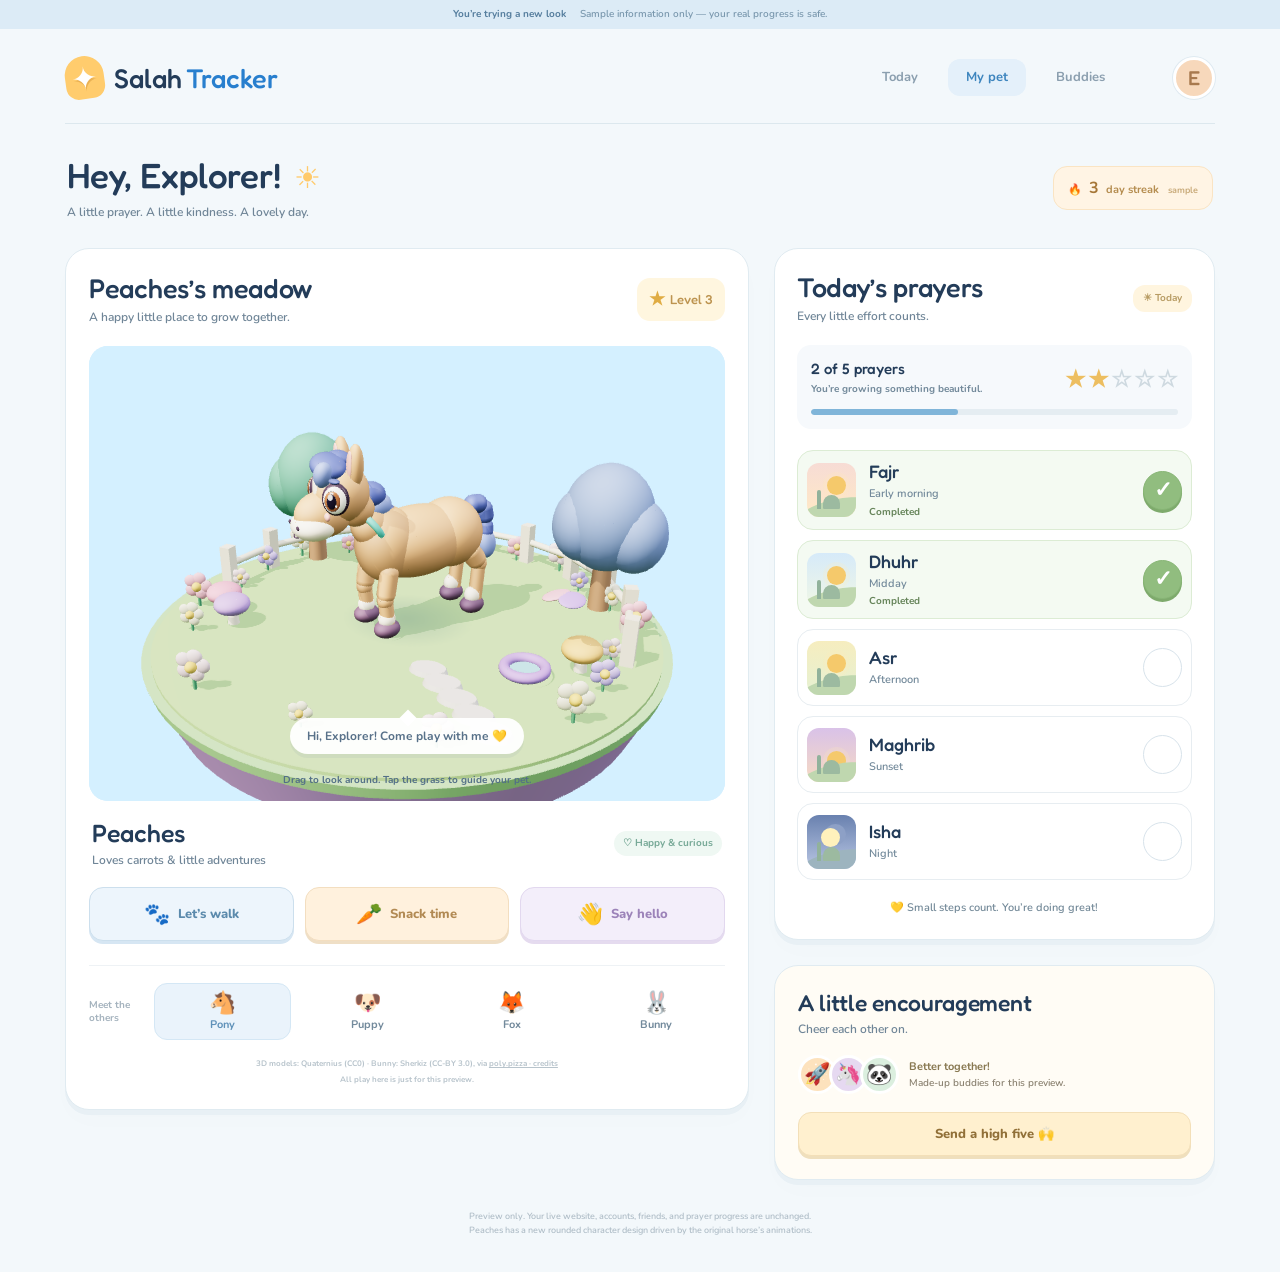
<file: design-preview/index.html>
<!doctype html>
<html lang="en"><head><meta charset="utf-8"><meta name="viewport" content="width=device-width,initial-scale=1"><meta name="theme-color" content="#7755ed"><meta name="robots" content="noindex,nofollow"><title>Salah Tracker · Peaches’ meadow preview</title><link rel="stylesheet" href="style.css"><script type="importmap">{"imports":{"three":"./vendor/three/three.module.js","three/addons/":"./vendor/three/addons/"}}</script><script src="app.js" defer></script><script type="module" src="pet-world.js"></script></head>
<body><div class="preview-note">You’re trying a new look <span>Sample information only — your real progress is safe.</span></div>
<div class="shell"><header class="topbar"><a href="#today" class="brand"><span class="brand-mark">✦</span><span>Salah<span class="brand-light">Tracker</span></span></a><nav class="top-nav" aria-label="Main navigation"><a href="#today">Today</a><a href="#garden" class="selected">My pet</a><a href="#buddies">Buddies</a></nav><span class="profile-bubble" aria-label="Sample Explorer profile">E</span></header>
<main><section class="welcome"><div><h1>Hey, Explorer! <span aria-hidden="true">☀</span></h1><p>A little prayer. A little kindness. A lovely day.</p></div><span class="streak-pill">🔥 <strong>3</strong> day streak <small>sample</small></span></section>
<div class="dashboard"><section class="card garden-panel" id="garden" aria-labelledby="garden-title"><div class="section-heading"><div><h2 id="garden-title">Peaches’ meadow</h2><p class="section-sub">A happy little place to grow together.</p></div><span class="pet-level">★ <strong>Level 3</strong></span></div>
<div class="world-wrap"><div id="pet-world"><div id="world-status" role="status">Waking up your 3D buddy…</div></div><span id="pet-speech" class="pet-speech" aria-live="polite">A new adventure is loading…</span><span class="world-hint">Drag to look around. Tap the grass to guide your pet.</span></div>
<div class="pet-name-row"><div><h3 id="pet-name">Peaches</h3><span id="pet-kind">Loves carrots & little adventures</span></div><span class="mood-pill">♡ Happy & curious</span></div>
<div class="pet-actions"><button id="walk-button"><span>🐾</span>Let’s walk</button><button id="feed-button"><span>🥕</span>Snack time</button><button id="hello-button"><span>👋</span>Say hello</button></div>
<div class="pet-choice-row"><span>Meet the others</span><div class="pet-picker" aria-label="Choose a demo pet"><button data-pet="pony" aria-pressed="true"><span>🐴</span>Pony</button><button data-pet="dog" aria-pressed="false"><span>🐶</span>Puppy</button><button data-pet="fox" aria-pressed="false"><span>🦊</span>Fox</button><button data-pet="rabbit" aria-pressed="false"><span>🐰</span>Bunny</button></div>
</div><p class="model-credit">3D models: Quaternius (CC0) · Bunny: Sherkiz (CC-BY 3.0), via <a href="models/CREDITS.txt">poly.pizza · credits</a></p><p class="sample-disclaimer">All play here is just for this preview.</p></section>
<div class="side-column"><section class="card prayers-panel" id="today" aria-labelledby="today-title"><div class="section-heading"><div><h2 id="today-title">Today’s prayers</h2><p class="section-sub">Every little effort counts.</p></div><span class="today-chip">☀ Today</span></div><div class="progress-box"><div><strong id="progress-label">2 of 5 prayers</strong><span id="progress-caption">You’re growing something beautiful.</span></div><div class="stars" id="stars" aria-label="2 of 5 prayers complete"><span>★</span><span>★</span><span class="unfilled">☆</span><span class="unfilled">☆</span><span class="unfilled">☆</span></div><div class="progress-track"><i id="progress-bar"></i></div></div><div id="prayer-list" class="prayer-list"></div><p class="gentle-note">💛 Small steps count. You’re doing great!</p></section>
<section class="card buddies-panel" id="buddies"><div class="section-heading"><div><h2>A little encouragement</h2><p class="section-sub">Cheer each other on.</p></div></div><div class="sample-friends"><span class="friend peach">🚀</span><span class="friend violet">🦄</span><span class="friend mint">🐼</span><span>Better together!<small>Made-up buddies for this preview.</small></span></div><button class="button button-soft" id="cheer-button">Send a high five 🙌</button></section></div></div></main><footer>Preview only. Your live website, accounts, friends, and prayer progress are unchanged.<br>Peaches has a new rounded character design driven by the original horse’s animations.</footer></div>
<nav class="bottom-nav" aria-label="Demo navigation"><a href="#garden" class="active" aria-current="location"><span>🐾</span>My pet</a><a href="#today"><span>⭐</span>My prayers</a><a href="#buddies"><span>💬</span>Buddies</a></nav><div id="toast" role="status" aria-live="polite"></div></body></html>
</file>
<file: design-preview/style.css>
@font-face{font-family:Fredoka;src:url('fonts/fredoka.ttf') format('truetype');font-weight:300 700;font-display:swap}@font-face{font-family:Nunito;src:url('fonts/nunito.ttf') format('truetype');font-weight:200 1000;font-display:swap}
:root{--ink:#233c59;--muted:#8194a5;--blue:#287fce;--line:#e0ebf1;--heading:Fredoka,'Trebuchet MS',sans-serif;--body:Nunito,Arial,sans-serif}*{box-sizing:border-box}html{scroll-behavior:smooth;scroll-padding-top:18px}body{margin:0;color:var(--ink);background:#f3f8fb;font:700 14px/1.5 var(--body)}button{font:inherit;cursor:pointer}a{color:inherit}button,a{-webkit-tap-highlight-color:transparent}button:focus-visible,a:focus-visible{outline:3px solid #e29c37;outline-offset:4px}h1,h2,h3,p{margin:0}h1,h2,h3{font-family:var(--heading);font-weight:500;line-height:1.2}.preview-note{display:flex;justify-content:center;align-items:center;gap:14px;background:#dcebf6;color:#567e9e;font-size:10px;padding:7px 16px}.preview-note span{font-weight:600;color:#7997ad}.shell{max-width:1220px;margin:auto;padding:0 35px}.topbar{display:flex;align-items:center;justify-content:space-between;padding:27px 0 24px;border-bottom:1px solid #dce8ee;gap:20px}.brand{display:flex;align-items:center;gap:10px;font:500 27px var(--heading);text-decoration:none;white-space:nowrap}.brand-light{color:var(--blue);margin-left:4px}.brand-mark{display:grid;place-items:center;width:39px;height:43px;border-radius:20px 20px 13px 13px;background:#ffcc6d;color:#fff;font-size:31px;text-shadow:0 2px 0 #eab153;transform:rotate(-8deg)}.top-nav{display:flex;align-items:center;gap:12px;margin-left:auto;margin-right:30px}.top-nav a{text-decoration:none;font-size:13px;padding:9px 18px;border-radius:12px;color:#8b9faf}.top-nav .selected{background:#e4f0fa;color:#3d85be}.profile-bubble{display:grid;place-items:center;border:3px solid white;box-shadow:0 0 0 1px #dfeaf1;background:#f7d8bb;color:#a8794e;width:42px;height:42px;border-radius:50%;font:500 20px var(--heading);flex:none}.welcome{display:flex;align-items:center;justify-content:space-between;gap:20px;padding:30px 2px 27px}.welcome h1{font-size:35px;letter-spacing:-.6px}.welcome h1 span{font-family:var(--body);font-size:30px;color:#ffca6b;display:inline-block;margin-left:5px}.welcome p{font-size:13px;color:#8297a7;margin-top:6px;font-weight:600}.streak-pill{background:#fff4e4;border:1px solid #fae4c3;color:#b58d50;padding:9px 14px;border-radius:14px;font-size:11px;white-space:nowrap}.streak-pill strong{font-size:16px;color:#a67738;margin:0 4px}.streak-pill small{font-size:9px;margin-left:6px;color:#c9ab7b}.dashboard{display:grid;grid-template-columns:minmax(0,1.55fr) minmax(0,1fr);gap:25px;align-items:start}.card{background:#fff;border:1px solid var(--line);border-radius:24px;padding:23px;box-shadow:0 5px 0 #e8f0f5,0 12px 25px #375d7c03}.section-heading{display:flex;align-items:center;justify-content:space-between;gap:12px;margin-bottom:20px}h2{font-size:27px;letter-spacing:-.3px}.section-sub{font-size:11px;color:#94a5b2;margin-top:4px;font-weight:600}.pet-level{display:flex;align-items:center;gap:5px;background:#fff6df;color:#e0ac43;padding:8px 12px;border-radius:13px;white-space:nowrap;font-size:18px}.pet-level strong{font:500 13px var(--heading);color:#bd9450}.world-wrap{position:relative;overflow:hidden;background:#d4f0ff;border-radius:19px;isolation:isolate}#pet-world{position:relative;width:100%;height:455px}#pet-world canvas{display:block;width:100%;height:100%;touch-action:pan-y}.pet-speech{position:absolute;bottom:47px;left:50%;transform:translateX(-50%);max-width:95%;padding:9px 17px;border-radius:18px;background:#fffffff2;font-size:11px;white-space:nowrap;color:#698199;box-shadow:0 4px 0 #57789912;pointer-events:none}.pet-speech:after{content:'';position:absolute;top:-6px;left:48%;width:12px;height:12px;transform:rotate(45deg);background:white}.world-hint{position:absolute;bottom:13px;left:15px;right:15px;text-align:center;font-size:9px;color:#6c8495;pointer-events:none;font-weight:700}#world-status{position:absolute;inset:0;background:#e3f2faf7;z-index:5;display:grid;place-items:center;text-align:center;padding:30px;color:#6994b2;font:500 18px var(--heading)}#world-status[hidden]{display:none}.pet-name-row{display:flex;align-items:center;justify-content:space-between;gap:10px;margin:17px 3px 18px}h3{font-size:25px}.pet-name-row div>span{display:block;font-size:11px;color:#91a3b0;margin-top:3px;font-weight:600}.mood-pill{font-size:10px;border-radius:20px;padding:5px 9px;color:#77a997;background:#eff8f3;white-space:nowrap}.pet-actions{display:grid;grid-template-columns:repeat(3,minmax(0,1fr));gap:11px}.pet-actions button{min-height:54px;border:1px solid #ccdfed;border-radius:14px;background:#edf5fc;box-shadow:0 3px 0 #d6e6f3;color:#5b8aac;display:flex;align-items:center;justify-content:center;gap:8px;font-size:12px;font-weight:800;transition:transform .1s,box-shadow .1s}.pet-actions button:nth-child(2){background:#fff1dd;border-color:#f3dec0;box-shadow:0 3px 0 #efdfc6;color:#b28a53}.pet-actions button:nth-child(3){background:#f3eefa;border-color:#e2d8ef;box-shadow:0 3px 0 #e5dbef;color:#9c83b9}.pet-actions button span{font-size:21px}.pet-actions button:active{transform:translateY(2px);box-shadow:0 1px 0 #d6e6f3}.pet-choice-row{border-top:1px solid #eef2f5;margin-top:24px;padding-top:17px;display:flex;align-items:center;gap:15px}.pet-choice-row>span{font-size:10px;color:#a5b3be;max-width:50px;line-height:1.3}.pet-picker{display:flex;gap:7px;flex:1}.pet-picker button{flex:1;display:flex;flex-direction:column;align-items:center;justify-content:center;gap:2px;min-height:57px;border:1px solid transparent;border-radius:13px;background:transparent;color:#9aabb7;font-size:10px}.pet-picker button span{font-size:22px;line-height:1.1}.pet-picker button[aria-pressed=true]{background:#eaf3fb;border-color:#d4e7f5;color:#5f91b9}.model-credit{font-size:8px;color:#b8c4cc;text-align:center;margin-top:18px}.sample-disclaimer{font-size:8px;color:#b8c4cc;text-align:center;margin-top:4px}.side-column{display:flex;flex-direction:column;gap:25px}.prayers-panel{padding:22px}.today-chip{padding:6px 10px;border-radius:12px;background:#fff5df;color:#b89c64;font-size:10px;white-space:nowrap}.progress-box{display:flex;align-items:center;justify-content:space-between;flex-wrap:wrap;gap:12px;padding:14px;background:#f6f9fc;border-radius:14px;margin-bottom:21px}.progress-box strong{font:500 15px var(--heading)}.progress-box div>span{display:block;font-size:9px;color:#9fadb8;margin-top:2px}.stars{display:flex;gap:2px}.stars span{font-size:23px!important;color:#edbe60!important;line-height:1}.stars .unfilled{color:#ced9e0!important}.progress-track{height:6px;width:100%;border-radius:9px;background:#e5edf2;overflow:hidden}.progress-track i{display:block;width:40%;height:100%;border-radius:9px;background:#80b5d9;transition:width .3s}.prayer-list{display:flex;flex-direction:column;gap:10px}.prayer-row{display:grid;grid-template-columns:51px minmax(0,1fr) 39px;align-items:center;gap:11px;min-height:77px;padding:9px;border:1px solid #e7edf1;border-radius:16px;background:white;transition:background .2s}.prayer-row.done{background:#f4faf2;border-color:#dcecd4}.prayer-scene{position:relative;width:49px;height:54px;overflow:hidden;border-radius:12px;background:linear-gradient(#f7dcd5,#ffe9c5)}.prayer-scene:before{content:'';position:absolute;top:13px;left:20px;width:19px;height:19px;border-radius:50%;background:#f5c96b;box-shadow:0 0 0 4px #ffe8b530}.prayer-scene:after{content:'';position:absolute;bottom:-20px;left:-14px;width:90px;height:38px;border-radius:50%;background:#bfd7af;transform:rotate(-12deg)}.scene-dhuhr{background:linear-gradient(#d6eaf9,#f0f7e5)}.scene-asr{background:linear-gradient(#f6edbf,#e5f1d3)}.scene-maghrib{background:linear-gradient(#d9c2e8,#f7dac2)}.scene-maghrib:before{top:23px}.scene-isha{background:linear-gradient(#6981af,#b9c6e3)}.scene-isha:before{background:#fff1bc;box-shadow:5px -3px 0 1px #8da0c6;left:14px}.scene-isha:after{background:#9db4bf}.scene-tower{position:absolute;bottom:8px;left:10px;width:4px;height:19px;background:#91b29b;z-index:1;border-radius:4px 4px 0 0}.scene-tower:after{content:'';position:absolute;bottom:0;left:6px;width:17px;height:14px;background:#9cbaa0;border-radius:14px 14px 2px 2px}.prayer-name{min-width:0}.prayer-name strong{font:500 18px var(--heading)}.prayer-name small{display:block;color:#9aabb7;font-size:9px;margin-top:2px;font-weight:600}.prayer-status{font-size:8px;color:#9fb293;display:block;margin-top:2px}.prayer-check{height:39px;width:39px;border:1.5px solid #d8e3eb;border-radius:50%;background:white;color:transparent;display:grid;place-items:center;font-size:22px;transition:transform .1s}.done .prayer-check{background:#91bd7f;border-color:#88b676;color:white;box-shadow:0 3px 0 #7eaa6c}.prayer-check:active{transform:translateY(2px)}.gentle-note{color:#adb9bf;text-align:center;font-size:10px;margin-top:20px;font-weight:600}.buddies-panel{background:#fffcf5}.buddies-panel .section-heading{margin-bottom:17px}.buddies-panel h2{font-size:23px}.sample-friends{display:flex;align-items:center;margin-bottom:18px}.friend{display:grid;place-items:center;width:39px;height:39px;border:3px solid white;border-radius:50%;margin-left:-8px;font-size:21px}.friend:first-child{margin-left:0}.peach{background:#fde2bd}.violet{background:#e6d9f1}.mint{background:#dbefdf}.sample-friends>span:last-child{font-size:11px;color:#9e998b;margin-left:10px}.sample-friends small{display:block;font-size:8px;font-weight:600;color:#b5b0a3}.button{width:100%;min-height:44px;border:1px solid #f3dfb8;border-radius:13px;background:#fff0cf;color:#b29a68;box-shadow:0 3px 0 #efdfbd;font-size:12px;font-weight:800}.button:active{transform:translateY(2px);box-shadow:0 1px 0 #efdfbd}.bottom-nav{position:fixed;bottom:16px;left:50%;transform:translateX(-50%);background:#fffffff5;backdrop-filter:blur(10px);display:flex;align-items:center;gap:4px;padding:5px 9px;border:1px solid #dfe9f0;border-radius:21px;box-shadow:0 6px 30px #24496612;z-index:20}.bottom-nav a{min-width:90px;min-height:53px;text-decoration:none;display:flex;flex-direction:column;align-items:center;justify-content:center;gap:1px;color:#a4b5c0;font-size:9px;font-weight:800;border-radius:15px}.bottom-nav a span{font-size:22px;line-height:1.2}.bottom-nav a.active{background:#e8f2fb;color:#5c8fb7}footer{padding:30px 0 115px;text-align:center;font-size:9px;font-weight:600;color:#afbdc7}#toast{position:fixed;bottom:105px;left:50%;transform:translateX(-50%) translateY(10px);max-width:calc(100% - 30px);width:max-content;background:#4f8db9;color:white;padding:12px 20px;border-radius:15px;font-size:12px;opacity:0;pointer-events:none;z-index:30;transition:opacity .2s,transform .2s;text-align:center}#toast.show{opacity:1;transform:translateX(-50%) translateY(0)}
@media(min-width:1000px){.bottom-nav{display:none}footer{padding-bottom:35px}}
@media(max-width:1000px) and (min-width:761px){.shell{padding:0 22px}.dashboard{grid-template-columns:1.25fr 1fr;gap:17px}.card{padding:17px}.section-heading h2{font-size:24px}.pet-actions button{flex-direction:column;gap:1px;padding:7px 4px;font-size:11px}.pet-level{padding:6px 9px}.prayer-row{grid-template-columns:43px minmax(0,1fr) 37px;gap:7px;padding:7px}.prayer-scene{width:41px;height:48px}.prayer-check{width:37px;height:37px}.stars span{font-size:21px!important}.top-nav{margin-right:0}.top-nav a{padding:9px 12px}.pet-choice-row{gap:8px}}
@media(max-width:760px){.shell{max-width:580px;padding:0 15px}.preview-note{font-size:9px;gap:7px;flex-wrap:wrap;padding:6px 10px}.preview-note span{font-size:8px}.topbar{padding:20px 3px 17px}.brand{font-size:24px}.brand-mark{width:34px;height:37px;font-size:26px}.profile-bubble{width:36px;height:36px;font-size:18px}.top-nav{display:none}.welcome{padding:25px 3px 23px;align-items:center;gap:10px}.welcome h1{font-size:29px;letter-spacing:-.4px}.welcome h1 span{font-size:24px;margin-left:2px}.welcome p{font-size:10px;max-width:235px;margin-top:5px}.streak-pill{padding:8px;font-size:9px;border-radius:12px;display:grid;grid-template-columns:auto auto;gap:0 2px;text-align:center;white-space:normal;max-width:66px;line-height:1.3}.streak-pill strong{font-size:15px;margin:0}.streak-pill small{display:none}.dashboard{grid-template-columns:1fr;gap:21px}.card{padding:17px;border-radius:21px}.section-heading{margin-bottom:17px}h2{font-size:26px}.section-sub{font-size:10px}.pet-level{padding:7px 10px;font-size:17px}.pet-level strong{font-size:12px}#pet-world{height:365px}.world-wrap{border-radius:16px}.pet-speech{font-size:10px;padding:8px 12px;bottom:43px}.world-hint{font-size:8px;bottom:12px;left:5px;right:5px}.pet-name-row{margin:15px 1px 16px}.pet-name-row h3{font-size:24px}.pet-name-row div>span{font-size:10px}.mood-pill{font-size:9px;padding:5px 8px}.pet-actions{gap:8px}.pet-actions button{min-height:58px;flex-direction:column;gap:0;font-size:10px}.pet-actions button span{font-size:21px}.pet-choice-row{gap:10px;margin-top:22px;padding-top:15px}.pet-choice-row>span{font-size:9px;max-width:44px}.pet-picker{gap:3px}.pet-picker button{font-size:9px;min-height:53px}.pet-picker button span{font-size:21px}.model-credit,.sample-disclaimer{font-size:7px}.side-column{gap:21px}.prayers-panel{padding:18px}.prayer-row{grid-template-columns:54px minmax(0,1fr) 44px;gap:12px;padding:10px;min-height:81px}.prayer-scene{width:52px;height:56px}.prayer-check{width:44px;height:44px;font-size:23px}.prayer-name strong{font-size:21px}.prayer-name small{font-size:10px}.prayer-status{font-size:9px}.progress-box strong{font-size:17px}.progress-box div>span{font-size:10px}.stars span{font-size:27px!important}.today-chip{font-size:10px}.buddies-panel h2{font-size:24px}.sample-friends>span:last-child{font-size:12px}.sample-friends small{font-size:9px}.bottom-nav{bottom:calc(12px + env(safe-area-inset-bottom,0px));width:310px;max-width:calc(100% - 28px);justify-content:space-between}.bottom-nav a{min-width:80px}footer{font-size:8px;padding-bottom:110px}}
@media(max-width:360px){.shell{padding:0 11px}.welcome h1{font-size:26px}.welcome h1 span{display:none}.welcome p{font-size:9px;max-width:210px}.card{padding:13px}h2{font-size:24px}.pet-level{padding:6px 8px;font-size:15px}.pet-level strong{font-size:11px}#pet-world{height:345px}.pet-name-row div>span{font-size:9px}.mood-pill{font-size:8px}.pet-speech{font-size:9px}.world-hint{font-size:7px}.prayer-row{grid-template-columns:47px minmax(0,1fr) 44px;gap:8px;padding:9px}.prayer-scene{width:45px;height:53px}.prayer-name small{font-size:8px}.prayer-status{font-size:8px}.progress-box{padding:11px}.progress-box div>span{font-size:8px}.stars span{font-size:24px!important}.sample-friends>span:last-child{font-size:10px}.sample-friends small{font-size:8px}}
@media(prefers-reduced-motion:reduce){html{scroll-behavior:auto}*,*::before,*::after{transition:none!important;animation:none!important}}

/* Readable secondary text and labels for young readers. */
.section-sub,.welcome p,.pet-name-row div>span{color:#6f8597;font-size:12px}.prayer-name small{color:#72899a;font-size:11px}.prayer-status{color:#67855b;font-size:10px}.progress-box div>span{color:#72899a;font-size:10px}.pet-actions button{font-size:13px}.pet-speech{color:#587189;font-size:12px}.pet-picker button{font-size:11px;color:#738a9c}.gentle-note{color:#738998;font-size:11px}.world-hint{color:#537087;font-size:10px}.sample-friends>span:last-child{color:#887851}.sample-friends small{color:#8b8271;font-size:10px}.button{font-size:13px;color:#917038}
@media(max-width:760px){.section-sub,.welcome p,.pet-name-row div>span{font-size:11px}.pet-actions button{font-size:12px}.pet-speech{font-size:11px}.prayer-name small{font-size:11px}.prayer-status{font-size:10px}.world-hint{font-size:8px}.pet-picker button{font-size:10px}.gentle-note{font-size:11px}}
@media(max-width:360px){.welcome p{font-size:10px}.pet-name-row div>span{font-size:10px}.pet-actions button{font-size:11px}.pet-speech{font-size:10px}.prayer-name small{font-size:10px}.prayer-status{font-size:9px}.world-hint{font-size:7px}}
</file>
